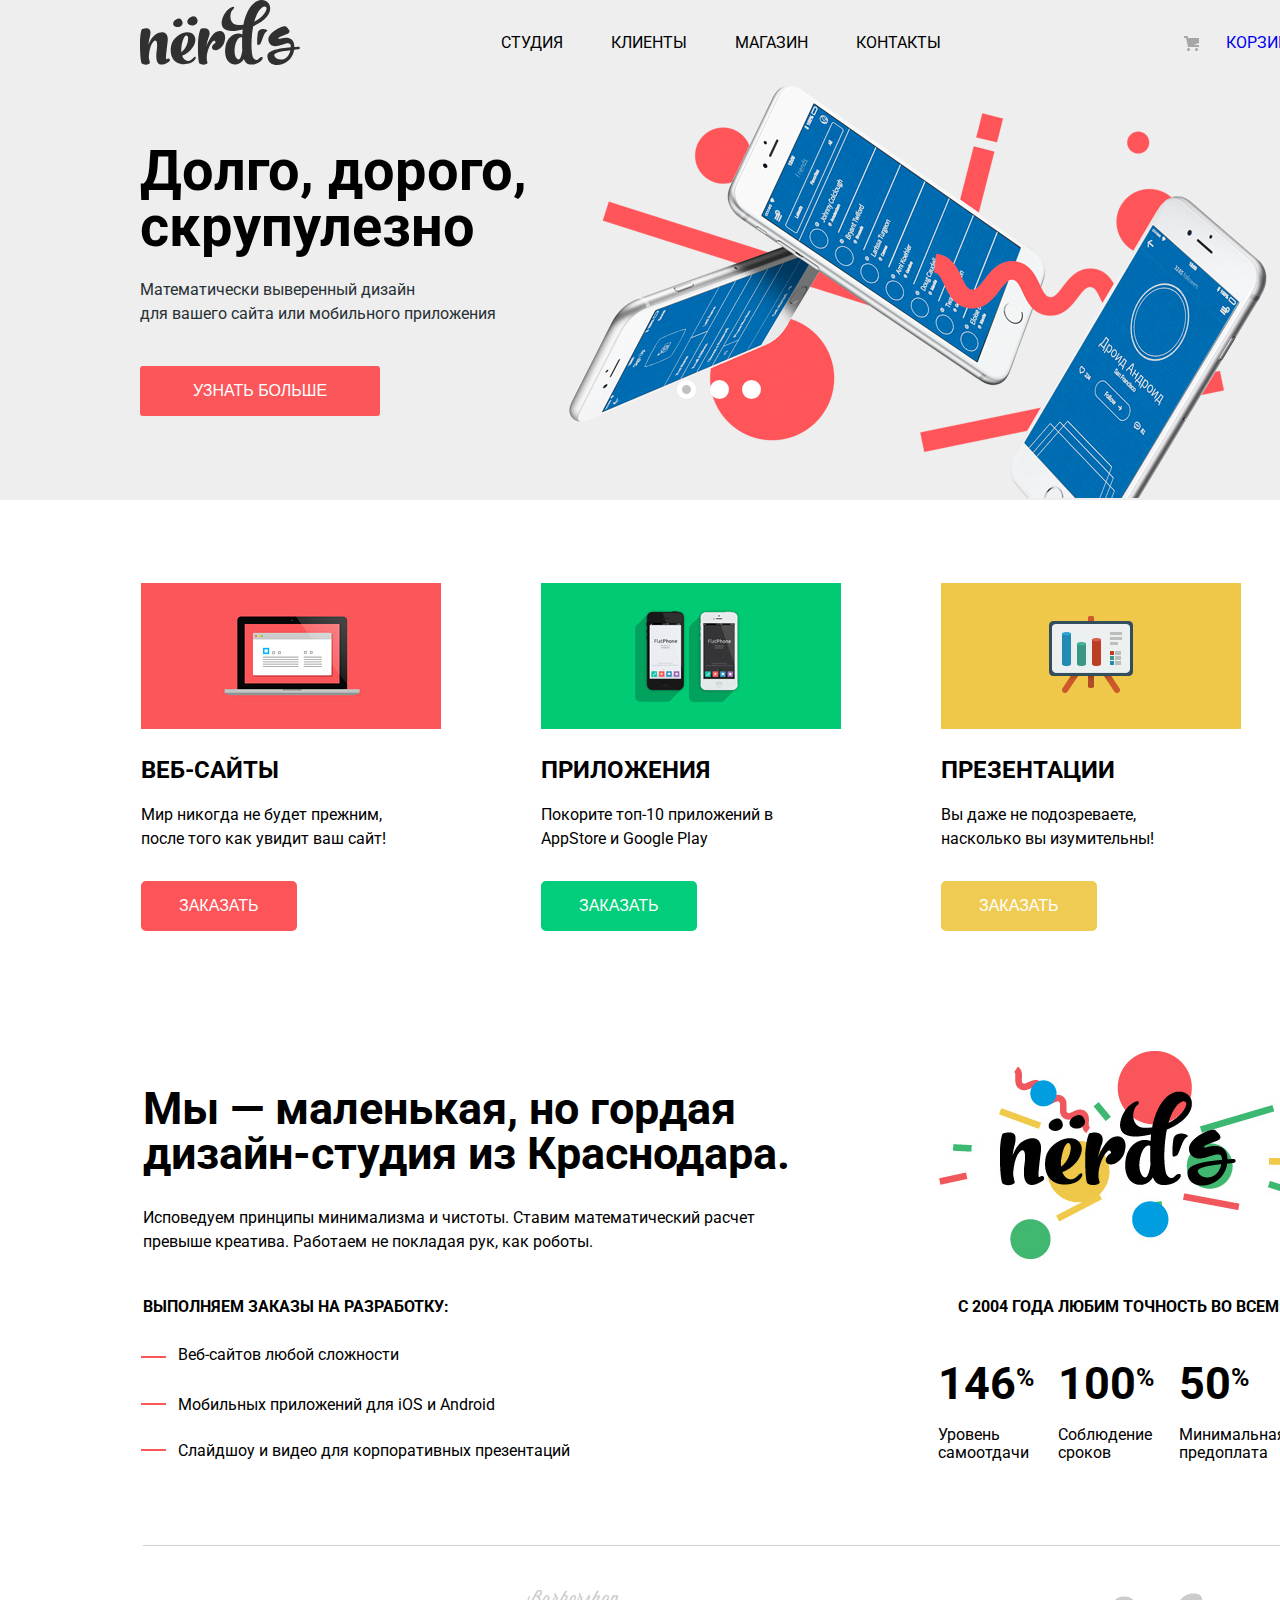
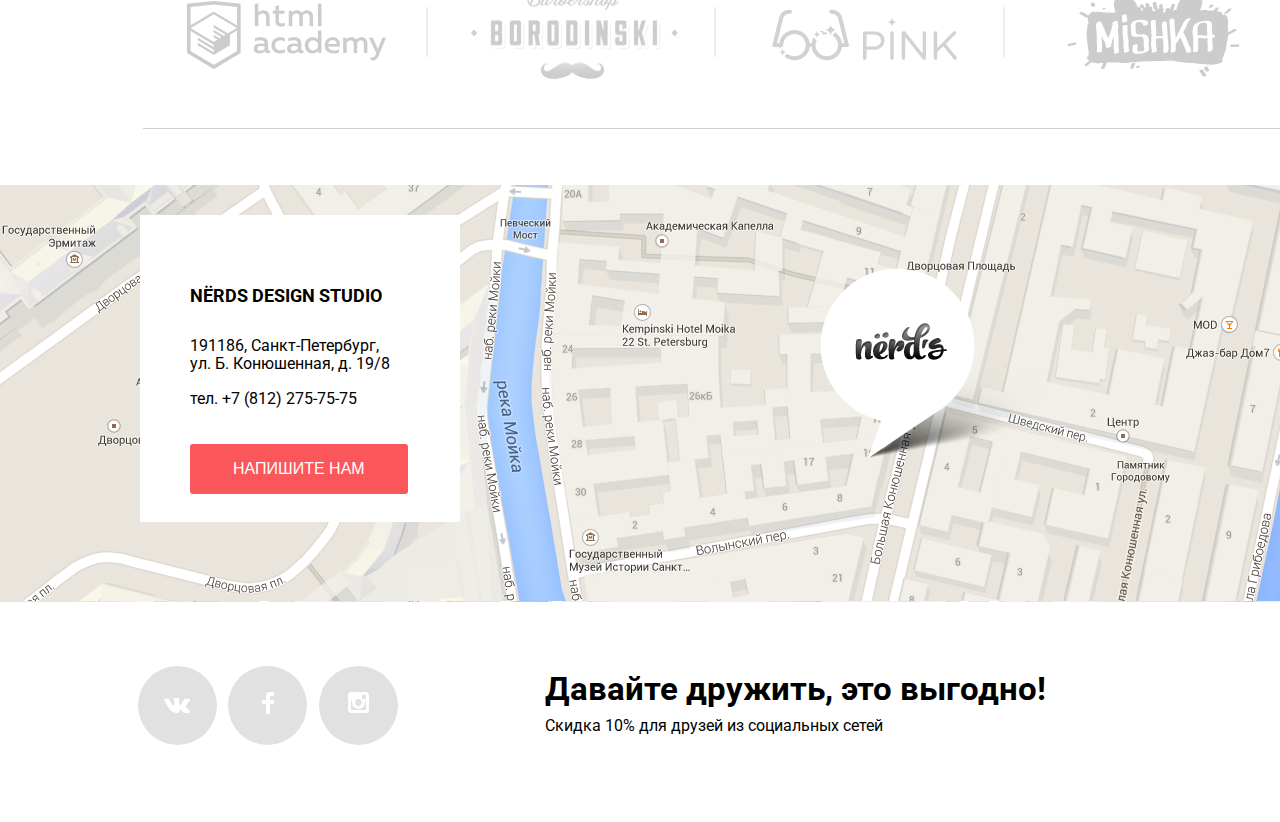
<file: index.html>
<!DOCTYPE html>
<html lang="ru">
<head>
  <meta charset="UTF-8">
  <title>Nerds</title>
  <link rel="stylesheet" href="css/normalize.css">
  <link rel="stylesheet" href="css/style.css">
  <link href="https://fonts.googleapis.com/css?family=Roboto&amp;subset=cyrillic,cyrillic-ext" rel="stylesheet">
</head>
<body>
<header class="main-header">
  <div class="header-inside">
    <nav class="main-navigation">
      <svg class="logo" xmlns="http://www.w3.org/2000/svg" width="160" height="65" viewBox="0 0 160 65">
        <path
          d="M157.936 49.374c-1.235.161-2.523.271-3.757.377v.056c-2.415 17.364-26.188 20.231-26.779 6.599-.269-6.167 11.593-7.95 23.398-9.088.429-11.09-15.901 5.667-21.608-4.601-5.019-9.025 14.632-17.938 16.728-16.102 6.438 5.636 3.404 6.618-1.379 8.335-9.49 3.41-5.791 4.107-4.511 3.726 7.569-2.253 14.366-1.04 14.312 8.317 1.288-.107 2.522-.163 3.757-.271 2.306-.215 2.467 2.435-.161 2.652zm-7.514.756c-9.124 1.028-17.013 2.436-16.153 5.355 1.716 5.573 13.577 6.818 16.153-5.355zM117.678 44.918c-.682-.037-.703-6.038.112-11.688 1.005-6.951 11.935-3.357 9.093-1.906-2.975 1.52-4.429 8.718-6.266 12.087-.635 1.161-2.605 1.526-2.939 1.507zM42.105 21.002c2.376 4.866-4.937 8.171-8.292 4.521-1.398-1.555-.755-4.56 2.636-6.193 1.697-.836 4.073-1.596 5.656 1.672zM57.062 18.861c2.585 5.297-5.38 8.896-9.031 4.922-1.522-1.695-.823-4.963 2.873-6.742 1.846-.911 4.432-1.736 6.158 1.82zM28.883 61.666c-7.919 5.338-14.219 4.159-12.212-10.848 1.45-10.904-.948-11.521-3.122-9.442-2.845 2.697-4.628 9.723-4.684 16.412a50.98 50.98 0 0 0 1.004 4.776c.334 1.63-4.907 3.315-7.974 1.011C.837 62.79 0 54.865 0 44.131c0-8.824 1.171-14.895 2.23-15.175 8.029-2.191 9.312 1.348 7.583 7.981a47.637 47.637 0 0 0-1.395 7.924c1.673-4.664 4.071-8.485 6.803-10.173 7.416-4.664 13.605-2.473 12.434 6.801-2.007 16.58-2.174 18.827-.39 17.535 2.231-1.574 3.68 1.238 1.618 2.642zM54.982 59.59c-2.175 3.484-7.806 5.171-13.216 4.552-7.75-.843-12.545-7.756-10.705-18.097 2.008-11.185 18.065-18.322 23.196-10.341 3.735 5.789-2.175 16.017-11.597 19.783l-.502.168c1.951 5.171 6.579 7.476 11.039 2.36 2.119-2.36 3.624-1.348 1.785 1.575zm-13.605-7.418c5.855-4.159 7.806-13.32 6.189-15.905-1.728-2.697-5.074 1.517-6.245 11.746-.111 1.461-.111 2.865.056 4.159zM83.091 44.992c-1.597 2.507-3.903 4.384-5.966 5.059-2.398.73-5.185.056-5.185-2.698 0-1.011.892-3.372 3.624-4.721-.168-1.911-1.394-2.417-2.286-1.686-3.345 2.586-7.417 12.25-6.356 19.221.055.168.055.337.055.506.168.617.335 1.237.558 1.854.557 1.574-4.907 3.316-7.973.956-1.059-.788-1.617-6.97-1.617-17.704 0-8.824 1.951-16.636 3.011-16.917 6.412-1.743 10.147 1.292 8.14 7.249-1.171 3.373-2.23 6.801-2.843 10.399 2.453-6.688 6.523-12.872 9.812-14.501 5.856-2.923 10.092.956 8.867 7.813-.056.11-.112.393-.112.449-.056.562-.566 2.302-.39 1.741-.516 1.645-.892 2.277-1.339 2.98z"/>
        <path
          d="M113.207 26.161a86.988 86.988 0 0 0-1.115 7.531c-1.059 10.06-.612 18.996.613 22.986.726 2.137 3.457 4.946 6.078 2.023 2.843-3.203 5.967-1.349 2.174 2.416-2.34 2.305-6.689 3.878-11.039 3.428-3.123-.393-5.018-2.415-6.134-5.505-.444.898-.947 1.685-1.56 2.302-2.119 2.193-4.685 3.43-7.974 3.092-6.637-.73-10.538-7.923-8.699-18.153 1.952-10.791 11.319-14.725 16.728-11.857.112-1.349.223-2.699.335-4.104.055-.281.055-.562.11-.843a96.962 96.962 0 0 1-4.962.956C73.787 34.423 82.04 14.864 87.894 9.75c6.636-5.733 7.36-1.855 5.297-.562-3.68 2.36-5.297 15.905 5.241 15.905 1.729 0 3.346-.112 4.962-.281C106.685 6.49 116.665-2.391 124.75.532c8.976 3.26 8.029 17.535-11.543 25.629zm-10.928 24.393c-.224-3.542-.224-7.532-.167-11.636 0-.506.056-1.011.056-1.461-3.346-1.518-6.635 3.653-7.473 10.792-.946 8.373 2.788 12.813 4.908 10.791 1.617-1.631 2.453-6.803 2.676-8.486zm24.086-43.165c-1.784-2.642-8.307.562-12.098 14.332 9.535-4.554 13.326-12.422 12.098-14.332z"/>
      </svg>
      <ul class="site-navigation">
        <li><a href="#">Студия</a></li>
        <li><a href="#">Клиенты</a></li>
        <li><a href="catalog.html">Магазин</a></li>
        <li><a href="#">Контакты</a></li>
      </ul>
      <ul class="user-navigation">
        <li><a href="#">Корзина</a></li>
      </ul>
    </nav>
    <div class="slider">
      <input type="radio" id="btn-1" class="btn-1" name="toggle" checked>
      <input type="radio" id="btn-2" class="btn-2" name="toggle">
      <input type="radio" id="btn-3" class="btn-3" name="toggle">
      <div class="slider-controls">
        <label for="btn-1"></label>
        <label for="btn-2"></label>
        <label for="btn-3"></label>
      </div>
      <div class="slides">
        <div class="slide">
          <div class="slide-text">
            <h3 class="slide-title-first">Долго, дорого, скрупулезно</h3>
            <p>Математически выверенный дизайн<br>для вашего сайта или мобильного приложения</p>
            <button type="button" class="read-more"><a href="#">Узнать больше</a></button>
          </div>
        </div>
        <div class="slide">
          <div class="slide-text">
            <h3 class="slide-title-second">Любим математику как никто другой</h3>
            <p>Никакого креатива, только математические формулы для расчета идельных пропорций</p>
            <button type="button" class="read-more"><a href="#">Узнать больше</a></button>
          </div>
        </div>
        <div class="slide">
          <div class="slide-text">
            <h3 class="slide-title-thrid">Только ночь, только хардкор</h3>
            <p>Работать днем, как все? Мы против этого.<br>Ближе к полуночи работа только начинается.</p>
            <button type="button" class="read-more">
              <a href="#">Узнать больше</a>
            </button>
          </div>
        </div>
      </div>
    </div>
  </div>
</header>
<main class="container">
  <section class="advantages">
    <ul class="advantages-items">
      <li>
        <img src="img/illustration-1.png" width="300" height="146" alt="Вебсайты">
        <h3>Веб-сайты</h3>
        <p>Мир никогда не будет прежним, после того как увидит ваш сайт!</p>
        <button type="button" class="rose-button">Заказать</button>
      </li>
      <li>
        <img src="img/illustration-2.png" width="300" height="146" alt="Приложения">
        <h3>Приложения</h3>
        <p>Покорите топ-10 приложений в AppStore и Google Play</p>
        <button type="button" class="green-button">Заказать</button>
      </li>
      <li>
        <img src="img/illustration-3.png" width="300" height="146" alt="Презентации">
        <h3>Презентации</h3>
        <p>Вы даже не подозреваете, насколько вы изумительны!</p>
        <button type="button" class="yellow-button">Заказать</button>
      </li>
    </ul>
  </section>
  <section class="about">
    <div class="about-us">
      <h2>Мы — маленькая, но гордая дизайн-студия из Краснодара.</h2>
      <p>Исповедуем принципы минимализма и чистоты. Ставим математический расчет превыше креатива. Работаем не покладая
        рук, как роботы.</p>
      <h3>Выполняем заказы на разработку:</h3>
      <p>Веб-сайтов любой сложности</p>
      <p>Мобильных приложений для iOS и Android</p>
      <p>Слайдшоу и видео для корпоративных презентаций</p>
    </div>
    <div class="conditions">
      <img src="img/nerds-illustration.png" width="360" height="208" alt="Логотип">
      <h3>С 2004 года любим точность во всем:</h3>
      <ul>
        <li>
          <span>146<sup>%</sup></span>
          <p>Уровень самоотдачи</p>
        </li>
        <li>
          <span>100<sup>%</sup></span>
          <p>Соблюдение сроков</p>
        </li>
        <li>
          <span>50<sup>%</sup></span>
          <p>Минимальная предоплата</p>
        </li>
      </ul>
    </div>
  </section>
  <section class="partners">
    <ul>
      <li><a href="https://htmlacademy.ru/intensive/htmlcss"><img src="img/logo-1.png" width="199" height="68"
                                                                  alt="HTML-академия"></a></li>
      <li><a href="#"><img src="img/logo-2.png" width="209" height="90" alt="Барбершоп Бородинский"></a></li>
      <li><a href="#"><img src="img/logo-3.png" width="185" height="52" alt="Магазин пинк"></a></li>
      <li><a href="#"><img src="img/logo-4.png" width="173" height="84" alt="Магазин Мишка"></a></li>
    </ul>
  </section>
  <section class="map">
    <div class="modal">
      <h3>Nёrds design studio</h3>
      <p>191186, Санкт-Петербург, ул. Б. Конюшенная, д. 19/8</p>
      <p>тел. +7 (812) 275-75-75</p>
      <button type="button" class="modal-btn">Напишите нам</button>
    </div>
    <img src="img/map-marker.png" width="231" height="190" alt="Метка на карте">
  </section>
  <footer class="main-footer">
    <ul>
      <li>
        <a href="#"></a>
        <span class="vissualy-hidden">Вконтакте</span>
        <svg xmlns="http://www.w3.org/2000/svg" width="26" height="15" viewBox="0 0 26 15">
          <path fill="#FFF"
                d="M16.138 11.51c.956-.309 2.18 2.04 3.483 2.939.978.681 1.727.534 1.727.534l3.473-.05s1.815-.112.957-1.554c-.071-.12-.503-1.069-2.585-3.022-2.177-2.043-1.882-1.712.739-5.244 1.597-2.153 2.236-3.468 2.036-4.028-.192-.539-1.365-.399-1.365-.399L20.69.713c-.381.001-.704.119-.851.515-.003.004-.621 1.666-1.445 3.079-1.741 2.989-2.436 3.148-2.724 2.961-.661-.433-.494-1.737-.494-2.664 0-2.897.432-4.105-.846-4.417-.427-.104-.739-.172-1.828-.182-1.392-.021-2.574 0-3.244.329-.445.223-.786.712-.579.74.26.035.843.16 1.155.586.401.552.389 1.789.389 1.789s.229 3.411-.54 3.834c-.528.29-1.25-.302-2.803-3.016-.793-1.388-1.392-2.922-1.392-2.922s-.116-.285-.326-.441c-.25-.185-.6-.244-.6-.244L.848.684S.29.7.085.946c-.182.218-.015.668-.015.668s2.909 6.881 6.203 10.347c3.02 3.182 6.452 2.971 6.452 2.971h1.555s.469-.054.709-.312c.224-.24.214-.691.214-.691s-.031-2.109.935-2.419z"/>
        </svg>
        </a>
      </li>
      <li>
        <a href="#">
          <span class="vissualy-hidden">Фейсбук</span>
          <svg xmlns="http://www.w3.org/2000/svg" width="12" height="22" viewBox="0 0 12 22">
            <path fill="#FFF" d="M12 4V0H8a4 4 0 0 0-4 4v4H0v4h4v10h4V12h4V8H8V4h4z"/>
          </svg>
        </a>
      </li>
      <li>
        <a href="#">
          <span class="vissualy-hidden">Инстаграм</span>
          <svg xmlns="http://www.w3.org/2000/svg" width="21" height="21" viewBox="0 0 21 21">
            <path fill="#FFF"
                  d="M18 0H3C1.35 0 0 1.35 0 3v15c0 1.65 1.35 3 3 3h15c1.65 0 3-1.35 3-3V3c0-1.65-1.35-3-3-3zm-7.5 7c1.93 0 3.5 1.57 3.5 3.5S12.43 14 10.5 14 7 12.43 7 10.5 8.57 7 10.5 7zM18 18H3V9h1.181A6.504 6.504 0 0 0 4 10.5a6.5 6.5 0 1 0 13 0 6.45 6.45 0 0 0-.181-1.5H18v9zm0-11h-4V3h4v4z"/>
          </svg>
        </a>
      </li>
    </ul>
    <div class="discount">
      <span>Давайте дружить, это выгодно!</span>
      <p>Скидка 10% для друзей из социальных сетей</p>
    </div>
  </footer>
</main>
</body>
</html>
</file>
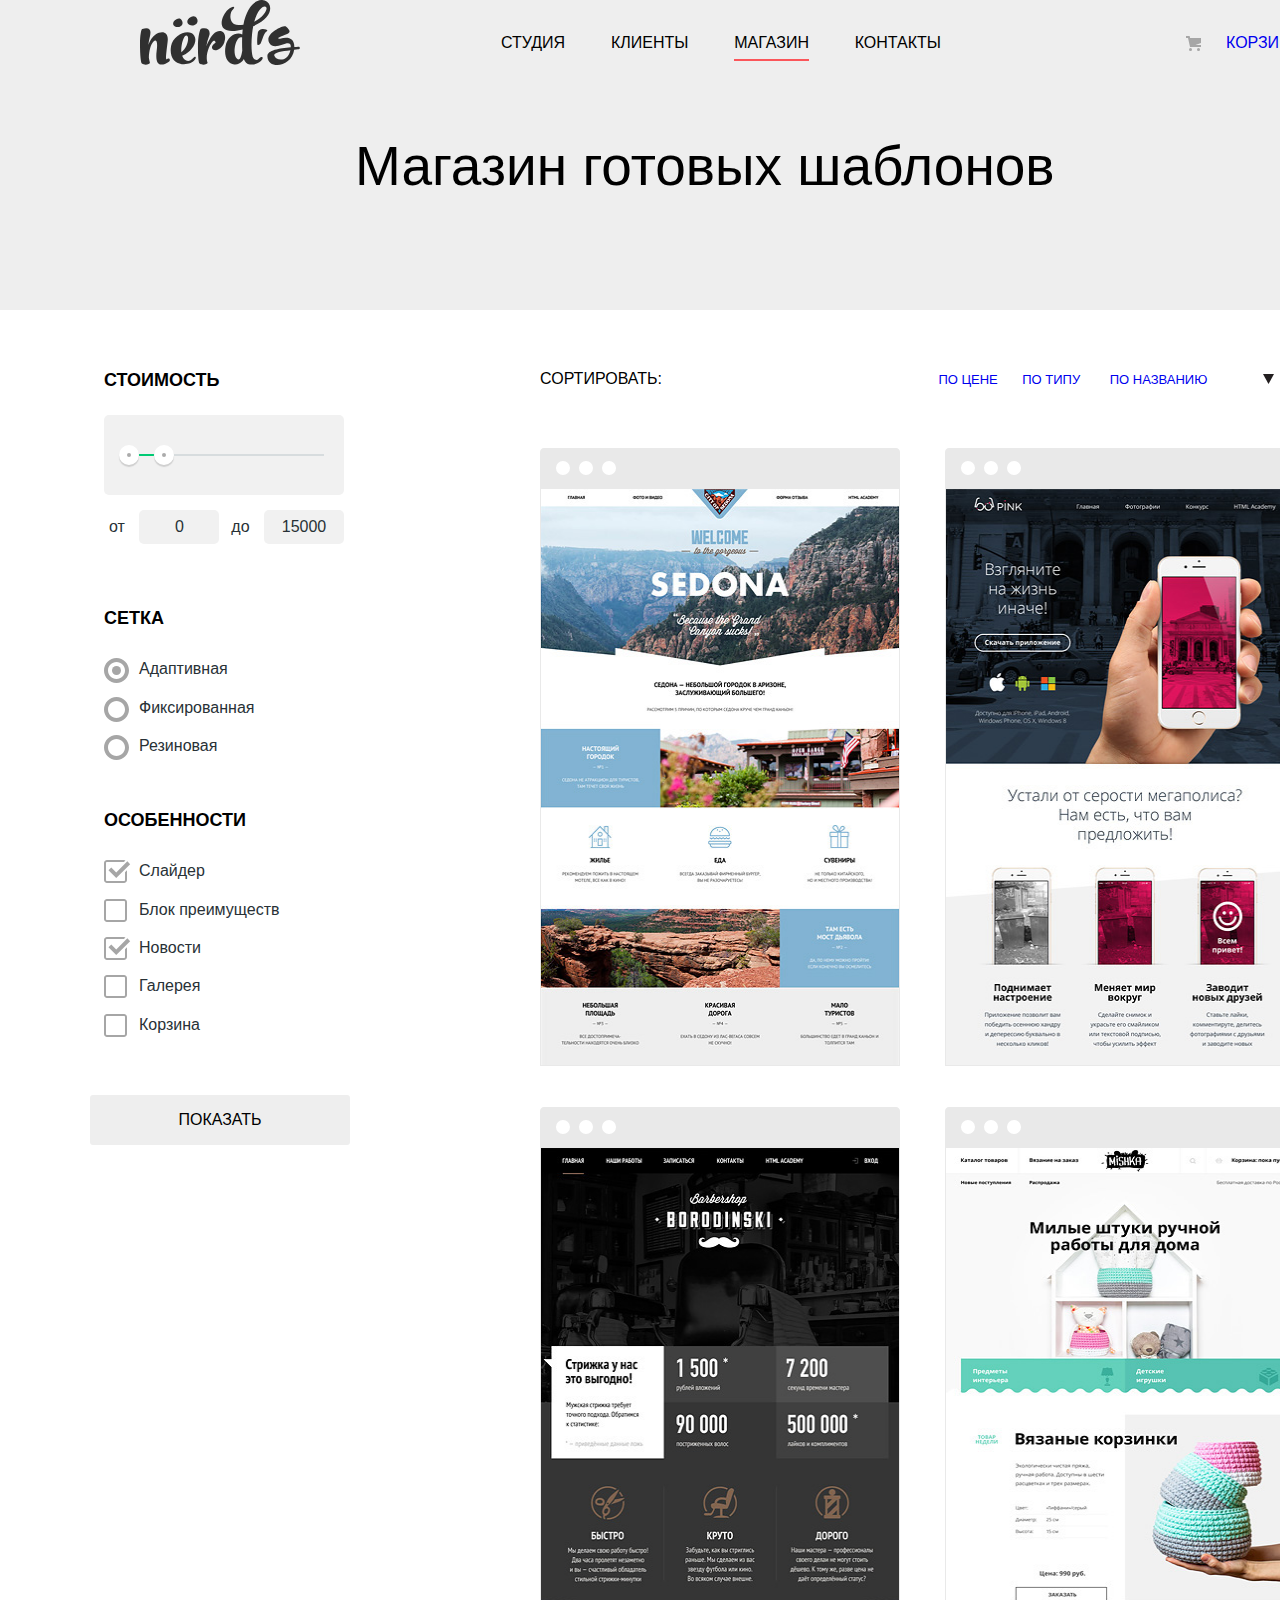
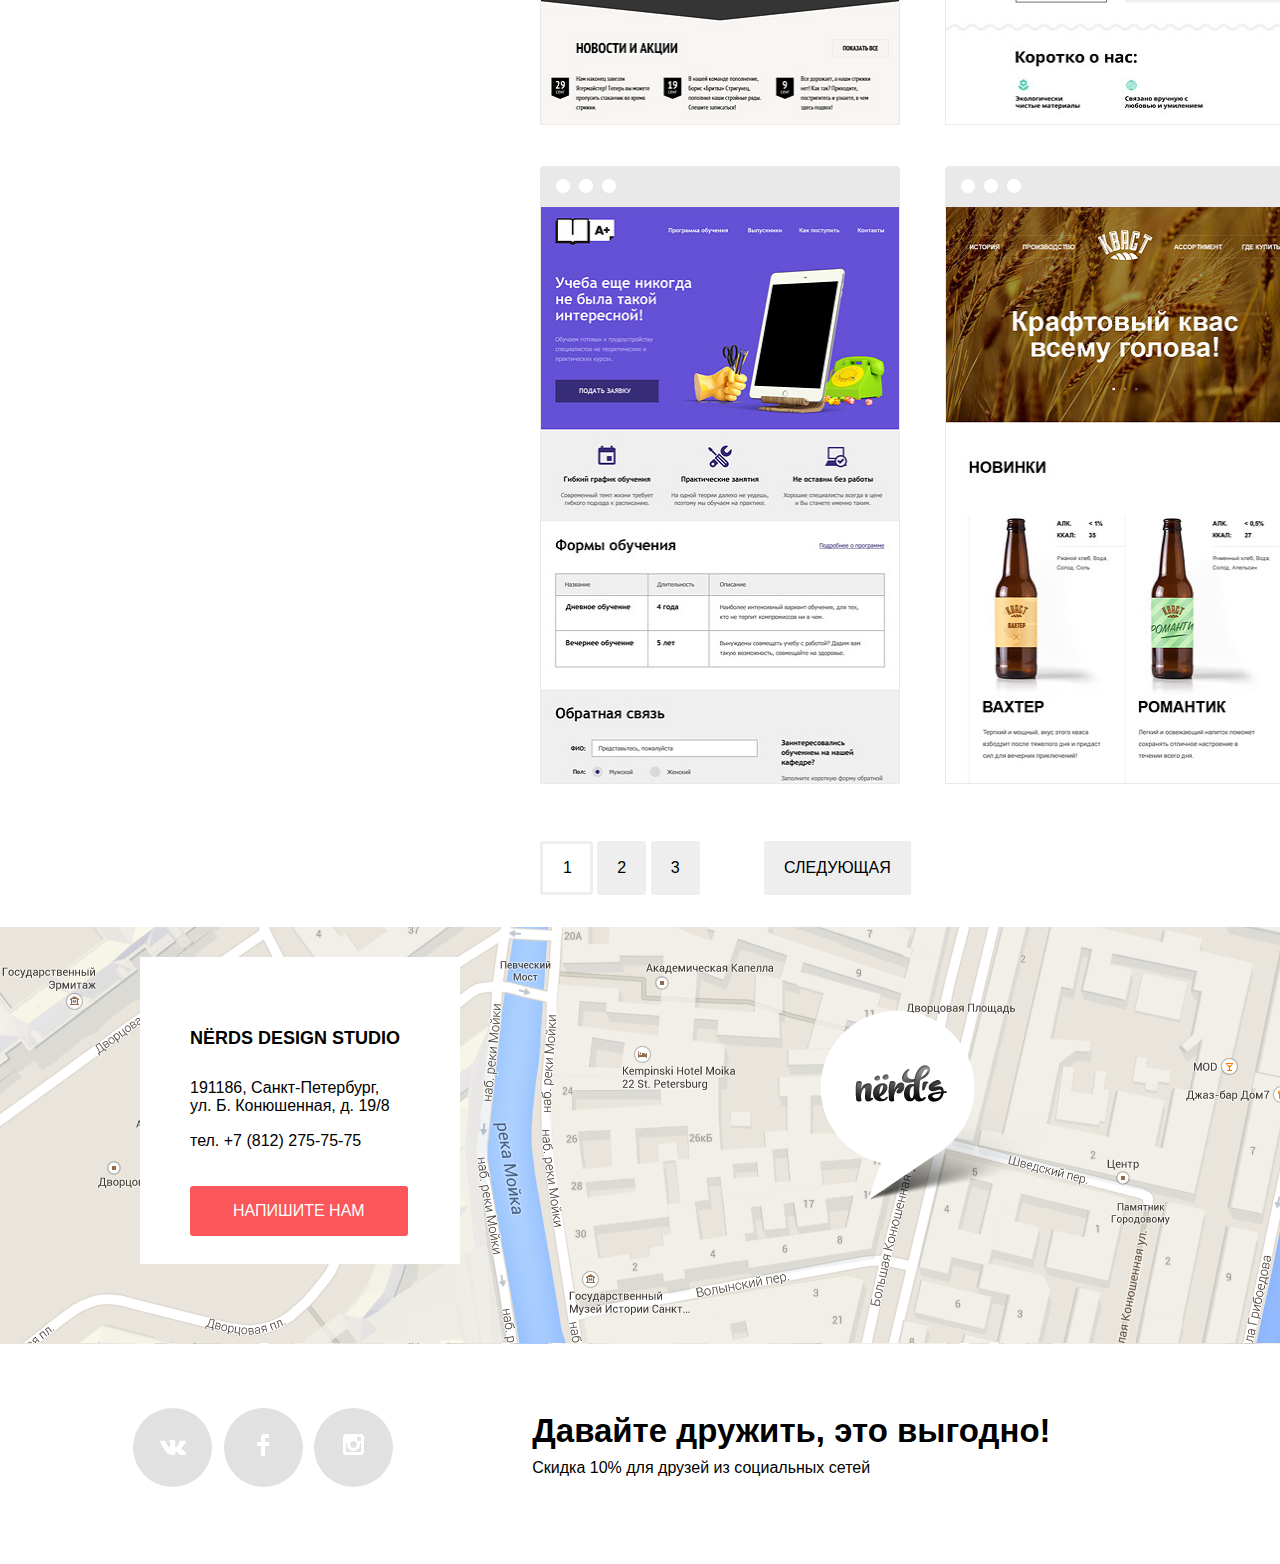
<file: catalog.html>
<!DOCTYPE html>
<html lang="ru">
<head>
  <meta charset="UTF-8">
  <title>Магазин Nerds</title>
  <link rel="stylesheet" href="css/normalize.css">
  <link rel="stylesheet" href="css/style.css">
</head>
<body>
<header class="main-header main-header-catalog">
  <div class="header-inside">
    <nav class="main-navigation">
      <a href="index.html">
        <svg class="logo" xmlns="http://www.w3.org/2000/svg" width="160" height="65" viewBox="0 0 160 65">
          <path
            d="M157.936 49.374c-1.235.161-2.523.271-3.757.377v.056c-2.415 17.364-26.188 20.231-26.779 6.599-.269-6.167 11.593-7.95 23.398-9.088.429-11.09-15.901 5.667-21.608-4.601-5.019-9.025 14.632-17.938 16.728-16.102 6.438 5.636 3.404 6.618-1.379 8.335-9.49 3.41-5.791 4.107-4.511 3.726 7.569-2.253 14.366-1.04 14.312 8.317 1.288-.107 2.522-.163 3.757-.271 2.306-.215 2.467 2.435-.161 2.652zm-7.514.756c-9.124 1.028-17.013 2.436-16.153 5.355 1.716 5.573 13.577 6.818 16.153-5.355zM117.678 44.918c-.682-.037-.703-6.038.112-11.688 1.005-6.951 11.935-3.357 9.093-1.906-2.975 1.52-4.429 8.718-6.266 12.087-.635 1.161-2.605 1.526-2.939 1.507zM42.105 21.002c2.376 4.866-4.937 8.171-8.292 4.521-1.398-1.555-.755-4.56 2.636-6.193 1.697-.836 4.073-1.596 5.656 1.672zM57.062 18.861c2.585 5.297-5.38 8.896-9.031 4.922-1.522-1.695-.823-4.963 2.873-6.742 1.846-.911 4.432-1.736 6.158 1.82zM28.883 61.666c-7.919 5.338-14.219 4.159-12.212-10.848 1.45-10.904-.948-11.521-3.122-9.442-2.845 2.697-4.628 9.723-4.684 16.412a50.98 50.98 0 0 0 1.004 4.776c.334 1.63-4.907 3.315-7.974 1.011C.837 62.79 0 54.865 0 44.131c0-8.824 1.171-14.895 2.23-15.175 8.029-2.191 9.312 1.348 7.583 7.981a47.637 47.637 0 0 0-1.395 7.924c1.673-4.664 4.071-8.485 6.803-10.173 7.416-4.664 13.605-2.473 12.434 6.801-2.007 16.58-2.174 18.827-.39 17.535 2.231-1.574 3.68 1.238 1.618 2.642zM54.982 59.59c-2.175 3.484-7.806 5.171-13.216 4.552-7.75-.843-12.545-7.756-10.705-18.097 2.008-11.185 18.065-18.322 23.196-10.341 3.735 5.789-2.175 16.017-11.597 19.783l-.502.168c1.951 5.171 6.579 7.476 11.039 2.36 2.119-2.36 3.624-1.348 1.785 1.575zm-13.605-7.418c5.855-4.159 7.806-13.32 6.189-15.905-1.728-2.697-5.074 1.517-6.245 11.746-.111 1.461-.111 2.865.056 4.159zM83.091 44.992c-1.597 2.507-3.903 4.384-5.966 5.059-2.398.73-5.185.056-5.185-2.698 0-1.011.892-3.372 3.624-4.721-.168-1.911-1.394-2.417-2.286-1.686-3.345 2.586-7.417 12.25-6.356 19.221.055.168.055.337.055.506.168.617.335 1.237.558 1.854.557 1.574-4.907 3.316-7.973.956-1.059-.788-1.617-6.97-1.617-17.704 0-8.824 1.951-16.636 3.011-16.917 6.412-1.743 10.147 1.292 8.14 7.249-1.171 3.373-2.23 6.801-2.843 10.399 2.453-6.688 6.523-12.872 9.812-14.501 5.856-2.923 10.092.956 8.867 7.813-.056.11-.112.393-.112.449-.056.562-.566 2.302-.39 1.741-.516 1.645-.892 2.277-1.339 2.98z"/>
          <path
            d="M113.207 26.161a86.988 86.988 0 0 0-1.115 7.531c-1.059 10.06-.612 18.996.613 22.986.726 2.137 3.457 4.946 6.078 2.023 2.843-3.203 5.967-1.349 2.174 2.416-2.34 2.305-6.689 3.878-11.039 3.428-3.123-.393-5.018-2.415-6.134-5.505-.444.898-.947 1.685-1.56 2.302-2.119 2.193-4.685 3.43-7.974 3.092-6.637-.73-10.538-7.923-8.699-18.153 1.952-10.791 11.319-14.725 16.728-11.857.112-1.349.223-2.699.335-4.104.055-.281.055-.562.11-.843a96.962 96.962 0 0 1-4.962.956C73.787 34.423 82.04 14.864 87.894 9.75c6.636-5.733 7.36-1.855 5.297-.562-3.68 2.36-5.297 15.905 5.241 15.905 1.729 0 3.346-.112 4.962-.281C106.685 6.49 116.665-2.391 124.75.532c8.976 3.26 8.029 17.535-11.543 25.629zm-10.928 24.393c-.224-3.542-.224-7.532-.167-11.636 0-.506.056-1.011.056-1.461-3.346-1.518-6.635 3.653-7.473 10.792-.946 8.373 2.788 12.813 4.908 10.791 1.617-1.631 2.453-6.803 2.676-8.486zm24.086-43.165c-1.784-2.642-8.307.562-12.098 14.332 9.535-4.554 13.326-12.422 12.098-14.332z"/>
        </svg>
      </a>
      <ul class="site-navigation">
        <li><a href="#">Студия</a></li>
        <li><a href="#">Клиенты</a></li>
        <li><a href="catalog.html" class="site-navigation-current">Магазин</a></li>
        <li><a href="#">Контакты</a></li>
      </ul>

      <ul class="user-navigation">
        <li><a href="#">Корзина</a></li>
      </ul>
    </nav>
    <span class="our-shop"> Магазин готовых шаблонов</span>
  </div>
</header>
<main class="container shop-container">
  <div class="filters">
    <form method="get">
      <fieldset class="price-filter">
         
        <legend>Стоимость</legend>
        <div class="range-filter">
          <div class="range-controls">
            <div class="scale">
              <div class="bar"></div>
            </div>
            <div class="toggle toggle-min"></div>
            <div class="toggle togle-max"></div>
          </div>
          <div class="price-controls">
            <label class="min-price">от <input name="min-price" type="text" value="0"></label>
            <label class="max-price">до <input name="max-price" type="text" value="15000"></label>
          </div>
        </div>
      </fieldset>
      <fieldset>
        <legend>Сетка</legend>
        <ul>
          <li><input class="vissualy-hidden" type="radio" id="adaptive" checked> <label
            for="adaptive">Адаптивная</label></li>
          <li><input class="vissualy-hidden" type="radio" id="fixed"><label for="fixed">Фиксированная</label></li>
          <li><input class="vissualy-hidden" type="radio"id="responsive"><label for="responsive">Резиновая</label></li>
        </ul>
      </fieldset>
      <fieldset>
        <legend>Особенности</legend>
        <ul>
          <li><input class="vissualy-hidden" type="checkbox" id="slider" checked><label for="slider">Слайдер</label>
          </li>
          <li><input class="vissualy-hidden" type="checkbox" id="advantages"><label for="advantages">Блок
            преимуществ</label></li>
          <li><input class="vissualy-hidden" type="checkbox" id="news" checked><label for="news">Новости</label></li>
          <li><input class="vissualy-hidden" type="checkbox" id="gallery"><label for="gallery">Галерея</label></li>
          <li><input class="vissualy-hidden" type="checkbox" id="cart"><label for="cart">Корзина</label></li>
        </ul>
      </fieldset>
      <button type="submit">Показать</button>
    </form>
  </div>
  <section class="portfolio">
    <h2 class="vissualy-hidden">Навигация по поиску работ,сортировка по цене, типу, названию</h2>
    <div class="search-navigation">
      <ul class="search-navigation-list">
        <li>
          <span class="sorting" href="#">Сортировать:</span>
        </li>
        <li class="search-navigation-current">
          <a href="#">По цене</a>
        </li>
        <li>
          <a href="#">По типу</a>
        </li>
        <li>
          <a href="#">По названию</a>
        </li>
      </ul>
      <div class="up-down-buttons">
        <a href="#">
          <span class="vissualy-hidden">стрелка сортировки "вниз"</span>
          <svg xmlns="http://www.w3.org/2000/svg" width="11" height="10" viewBox="0 0 11 10">
            <path fill="#231F20" d="M5.5 10L0 0h11"/>
          </svg>
        </a>
        <a href="#">

          <span class="vissualy-hidden">стрелка сортировки "вверх"</span>
          <svg xmlns="http://www.w3.org/2000/svg" width="11" height="10" viewBox="0 0 11 10">
            <path fill="#a6a6a6" d="M5.5 0L0 10h11z"/>
          </svg>
        </a>
      </div>
    </div>
    <div class="portfolio-examples">
      <article>
        <svg xmlns="http://www.w3.org/2000/svg" width="360" height="40" viewBox="0 0 360 40">
          <path fill="#e9e9e9"
                d="M356 0H4C1.8 0 0 1.8 0 4v36h360V4c0-2.2-1.8-4-4-4zM22.991 27a7 7 0 1 1 0-14 7 7 0 0 1 0 14zm23.011 0a7 7 0 1 1 0-14 7 7 0 0 1 0 14zm23.011 0a7 7 0 1 1 0-14 7 7 0 0 1 0 14z"/>
        </svg>
        <img src="img/sedona.jpg" width="358" height="576" alt="Проект Седона">
        <div class="price-block">
          <h4>Sedona</h4>
          <p>Информационный сайт для туристов</p>
          <button type="button">9 990 руб.</button>
        </div>
      </article>
      <article>
        <svg xmlns="http://www.w3.org/2000/svg" width="360" height="40" viewBox="0 0 360 40">
          <path fill="#e9e9e9"
                d="M356 0H4C1.8 0 0 1.8 0 4v36h360V4c0-2.2-1.8-4-4-4zM22.991 27a7 7 0 1 1 0-14 7 7 0 0 1 0 14zm23.011 0a7 7 0 1 1 0-14 7 7 0 0 1 0 14zm23.011 0a7 7 0 1 1 0-14 7 7 0 0 1 0 14z"/>
        </svg>
        <img src="img/pink.jpg" width="358" height="576" alt="Проект Пинк">
        <div class="price-block">
          <h4>Pink</h4>
          <p>Продуктивный лендинг приложения для iOS и Android</p>
          <button type="button">9 990 руб.</button>
        </div>
      </article>
      <article>
        <svg xmlns="http://www.w3.org/2000/svg" width="360" height="40" viewBox="0 0 360 40">
          <path fill="#e9e9e9"
                d="M356 0H4C1.8 0 0 1.8 0 4v36h360V4c0-2.2-1.8-4-4-4zM22.991 27a7 7 0 1 1 0-14 7 7 0 0 1 0 14zm23.011 0a7 7 0 1 1 0-14 7 7 0 0 1 0 14zm23.011 0a7 7 0 1 1 0-14 7 7 0 0 1 0 14z"/>
        </svg>
        <img src="img/barbershop.jpg" width="358" height="576" alt="Проект Бородинский">
        <div class="price-block">
          <h4>Бородинский</h4>
          <p>Информационный сайт для барбершопа</p>
          <button type="button">6 990 руб.</button>
        </div>
      </article>
      <article>
        <svg xmlns="http://www.w3.org/2000/svg" width="360" height="40" viewBox="0 0 360 40">
          <path fill="#e9e9e9"
                d="M356 0H4C1.8 0 0 1.8 0 4v36h360V4c0-2.2-1.8-4-4-4zM22.991 27a7 7 0 1 1 0-14 7 7 0 0 1 0 14zm23.011 0a7 7 0 1 1 0-14 7 7 0 0 1 0 14zm23.011 0a7 7 0 1 1 0-14 7 7 0 0 1 0 14z"/>
        </svg>
        <img src="img/mishka.jpg" width="358" height="576" alt="Проект Мишка">
        <div class="price-block">
          <h4>Мишка</h4>
          <p>Сайт для магазина вязаных аксесуаров</p>
          <button type="button">12 990 руб.</button>
        </div>
      </article>
      <article>
        <svg xmlns="http://www.w3.org/2000/svg" width="360" height="40" viewBox="0 0 360 40">
          <path fill="#e9e9e9"
                d="M356 0H4C1.8 0 0 1.8 0 4v36h360V4c0-2.2-1.8-4-4-4zM22.991 27a7 7 0 1 1 0-14 7 7 0 0 1 0 14zm23.011 0a7 7 0 1 1 0-14 7 7 0 0 1 0 14zm23.011 0a7 7 0 1 1 0-14 7 7 0 0 1 0 14z"/>
        </svg>
        <img src="img/aplus-2.jpg" width="358" height="576" alt="Обучение">
        <div class="price-block">
          <h4>HTML-академия</h4>
          <p>Информационный сайт для студентов</p>
          <button type="button">2 990 руб.</button>
        </div>
      </article>
      <article>
        <svg xmlns="http://www.w3.org/2000/svg" width="360" height="40" viewBox="0 0 360 40">
          <path fill="#e9e9e9"
                d="M356 0H4C1.8 0 0 1.8 0 4v36h360V4c0-2.2-1.8-4-4-4zM22.991 27a7 7 0 1 1 0-14 7 7 0 0 1 0 14zm23.011 0a7 7 0 1 1 0-14 7 7 0 0 1 0 14zm23.011 0a7 7 0 1 1 0-14 7 7 0 0 1 0 14z"/>
        </svg>
        <img src="img/kvast.jpg" width="358" height="576" alt="Проект Кваст">
        <div class="price-block">
          <h4>Кваст</h4>
          <p>Сайт производителя крафтового кваса</p>
          <button type="button">5 990 руб.</button>
        </div>
      </article>
    </div>
    <div class="pagination">
      <ul>
        <li>
          <button type="button" class="pagination-current">1</button>
        </li>
        <li>
          <button type="button">2</button>
        </li>
        <li>
          <button type="button">3</button>
        </li>
        <li>
          <button type="button" class="next">Следующая</button>
        </li>
      </ul>
    </div>
  </section>
  <section class="map">
    <div class="modal">
      <h3>Nёrds design studio</h3>
      <p>191186, Санкт-Петербург, ул. Б. Конюшенная, д. 19/8</p>
      <p>тел. +7 (812) 275-75-75</p>
      <button type="btn" class="modal-btn">Напишите нам</button>
    </div>
    <img src="img/map-marker.png" width="231" height="190" alt="Метка на карте">
  </section>
</main>
<footer class="main-footer">
  <ul>
    <li>
      <a href="#"></a>
      <span class="vissualy-hidden">Вконтакте</span>
      <svg xmlns="http://www.w3.org/2000/svg" width="26" height="15" viewBox="0 0 26 15">
        <path fill="#FFF"
              d="M16.138 11.51c.956-.309 2.18 2.04 3.483 2.939.978.681 1.727.534 1.727.534l3.473-.05s1.815-.112.957-1.554c-.071-.12-.503-1.069-2.585-3.022-2.177-2.043-1.882-1.712.739-5.244 1.597-2.153 2.236-3.468 2.036-4.028-.192-.539-1.365-.399-1.365-.399L20.69.713c-.381.001-.704.119-.851.515-.003.004-.621 1.666-1.445 3.079-1.741 2.989-2.436 3.148-2.724 2.961-.661-.433-.494-1.737-.494-2.664 0-2.897.432-4.105-.846-4.417-.427-.104-.739-.172-1.828-.182-1.392-.021-2.574 0-3.244.329-.445.223-.786.712-.579.74.26.035.843.16 1.155.586.401.552.389 1.789.389 1.789s.229 3.411-.54 3.834c-.528.29-1.25-.302-2.803-3.016-.793-1.388-1.392-2.922-1.392-2.922s-.116-.285-.326-.441c-.25-.185-.6-.244-.6-.244L.848.684S.29.7.085.946c-.182.218-.015.668-.015.668s2.909 6.881 6.203 10.347c3.02 3.182 6.452 2.971 6.452 2.971h1.555s.469-.054.709-.312c.224-.24.214-.691.214-.691s-.031-2.109.935-2.419z"/>
      </svg>
      </a>
    </li>
    <li>
      <a href="#">
        <span class="vissualy-hidden">Фейсбук</span>
        <svg xmlns="http://www.w3.org/2000/svg" width="12" height="22" viewBox="0 0 12 22">
          <path fill="#FFF" d="M12 4V0H8a4 4 0 0 0-4 4v4H0v4h4v10h4V12h4V8H8V4h4z"/>
        </svg>
      </a>
    </li>
    <li>
      <a href="#">
        <span class="vissualy-hidden">Инстаграм</span>
        <svg xmlns="http://www.w3.org/2000/svg" width="21" height="21" viewBox="0 0 21 21">
          <path fill="#FFF"
                d="M18 0H3C1.35 0 0 1.35 0 3v15c0 1.65 1.35 3 3 3h15c1.65 0 3-1.35 3-3V3c0-1.65-1.35-3-3-3zm-7.5 7c1.93 0 3.5 1.57 3.5 3.5S12.43 14 10.5 14 7 12.43 7 10.5 8.57 7 10.5 7zM18 18H3V9h1.181A6.504 6.504 0 0 0 4 10.5a6.5 6.5 0 1 0 13 0 6.45 6.45 0 0 0-.181-1.5H18v9zm0-11h-4V3h4v4z"/>
        </svg>
      </a>
    </li>
  </ul>
  <div class="discount">
    <span>Давайте дружить, это выгодно!</span>
    <p>Скидка 10% для друзей из социальных сетей</p>
  </div>
</footer>
</body>
</html>
</file>
<file: css/style.css>
body {
    font-family: 'Roboto', 'Arial',  sans-serif;
}
.vissualy-hidden {
    display: none;
}

.main-header {
    min-width: 1440px;
    height: 500px;

    background-color: #eee;
}
.main-header .our-shop {
    display: block;
    padding-top: 70px;
    padding-left: 355px;

    font-size: 55px;
    font-weight: normal;
}
.header-inside {
    width: 1440px;
    height: 495px;
    margin: 0 auto;

    background-color: #eee;
}
.main-navigation {
    display: -webkit-box;
    display: -ms-flexbox;
    display: flex;
        flex-direction: row;
    height: 65px;

    font-size: 16px;

    text-transform: uppercase;

    -webkit-box-orient: horizontal;
    -webkit-box-direction: normal;
    -ms-flex-direction: row;
    -ms-flex-wrap: wrap;
    flex-wrap: wrap;
}
.logo {
    padding-left: 140px;
}
.logo:hover path {
    fill: #303030;
}
.logo:active path {
    fill: #a6a6a6;
}
.main-navigation a:visited {
    color: black;
}
.site-navigation {
    display: -webkit-box;
    display: -ms-flexbox;
    display: flex;
    flex-direction: row;
    width: 440px;
    padding-top: 18px;
    padding-left: 201px;

    -webkit-box-orient: horizontal;
    -webkit-box-direction: normal;
    -ms-flex-direction: row;
    -webkit-box-pack: justify;
    -ms-flex-pack: justify;
    justify-content: space-between;
}
.site-navigation-current {
    padding-bottom: 8px;

    border-bottom: 2px solid #fb565a;
}
.site-navigation a {
    text-decoration: none;

    color: black;
}
.site-navigation a:hover,
.site-navigation a:focus {
    cursor: pointer;

    color: #fb565a;
}
.site-navigation a:active {
    cursor: pointer;

    color: #a6a6a6;
}
.site-navigation,
.user-navigation {
    display: -webkit-box;
    display: -ms-flexbox;
    display: flex;
    flex-direction: row;

    list-style-type: none;

    -webkit-box-orient: horizontal;
    -webkit-box-direction: normal;
    -ms-flex-direction: row;
    -ms-flex-wrap: wrap;
    flex-wrap: wrap;
}
.user-navigation {
    position: relative;

    padding-top: 18px;
    padding-left: 285px;
}
.user-navigation a:hover,
.user-navigation:focus {
    cursor: pointer;

    color: #fb565a;
}
.user-navigation a:active {
    cursor: pointer;

    color: #a6a6a6;
}
.user-navigation a {
    text-decoration: none;
}

.user-navigation:before {
    position: absolute;
    top: 20px;
    right: 100px;

    width: 15px;
    height: 15px;

    content: '';

    background-image: url(../img/cart-icon.svg);
    background-repeat: no-repeat;
}
.slider {
    position: relative;

    width: 1170px;
    height: 413px;
    margin: 0 auto;

    font-family: 'Roboto', 'Arial',  sans-serif;
}
.slider-controls {
    position: absolute;
    z-index: 1000;
    bottom: 80px;
    left: 49.5%;

    display: -webkit-box;
    display: -ms-flexbox;
    display: flex;
        flex-direction: row;
    width: 90px;
    height: 18px;
    margin-left: -40px;

    text-align: center;

    -webkit-box-orient: horizontal;
    -webkit-box-direction: normal;
    -ms-flex-direction: row;
    -webkit-box-pack: justify;
    -ms-flex-pack: justify;
    justify-content: space-between;
}
.slider-controls label {
    display: inline-block;
    width: 9px;
    height: 9px;
    margin: 0 3px;

    cursor: pointer;
    vertical-align: top;

    border: 5px solid white;
    border-radius: 50%;
    background: white;
}
.btn-1:checked ~ .slider-controls label[for='btn-1'],
.btn-2:checked ~ .slider-controls label[for='btn-2'],
.btn-3:checked ~ .slider-controls label[for='btn-3'] {
    background: #c1c1c1;
}
.slider input,
.slider input,
.slider input {
    position: absolute;

    opacity: 0;
}
.slide {
    top: 0;
    left: 0;

    overflow: hidden;
    width: 1170px;
    height: 433px;
    margin-top: 0;

    background-color: #eee;
}
.slide-text {
    width: 380px;
    height: 335px;
    margin-bottom: 35px;
    padding: 30px 0 30px 5px;

    line-height: 1.5;

    color: #283136;
}
.slide-text p {
    width: 410px;
    margin-bottom: 40px;
}
.slide-title-first {
    width: 400px;
    height: 115px;
    margin-top: 48px;
    margin-bottom: 20px;

    font-size: 56px;
    font-weight: bold;
    line-height: 1;

    color: black;
}
.slide-title-second {
    width: 520px;
    height: 115px;
    margin-top: 48px;
    margin-bottom: 20px;

    font-size: 56px;
    font-weight: bold;
    line-height: 1;

    color: black;
}
.slide-title-thrid {
    width: 520px;
    height: 115px;
    margin-top: 48px;
    margin-bottom: 20px;

    font-size: 56px;
    font-weight: bold;
    line-height: 1;

    color: black;
}
.slide .read-more {
    width: 240px;
    padding: 16px 0;

    text-align: center;
    text-transform: uppercase;

    border: none;
    border-radius: 3px;
    outline: none;
    background-color: #fb565a;
}
.read-more a {
    text-decoration: none;

    color: white;
}
.read-more:hover,
.read-more:focus {
    cursor: pointer;

    background-color: #e74146;
}
.read-more:active {
    color: #e06266;
    background-color: #d7363b;
}
.slide:nth-child(1) {
    background-image: url(../img/slide-1.png);
    background-repeat: no-repeat;
    background-position: 92% 20px;
}
.slide:nth-child(2) {
    background-image: url(../img/slide-2.png);
    background-repeat: no-repeat;
    background-position: 100% 10px;
}
.slide:nth-child(3) {
    background-image: url(../img/slide-3.png);
    background-repeat: no-repeat;
    background-position: 100% 10px;
}
.slide {
    display: none;
}
.btn-1:checked ~ .slides .slide:nth-child(1) {
    display: block;
}
.btn-2:checked ~ .slides .slide:nth-child(2) {
    display: block;
}
.btn-3:checked ~ .slides .slide:nth-child(3) {
    display: block;
}
.container {
    width: 1440px;
    min-height: 1851px;
    margin: 0 auto;
}
.advantages {
    width: 1440px;
    height: 535px;
    margin: 0 auto;
}
.advantages-items {
    display: -webkit-box;
    display: -ms-flexbox;
    display: flex;
        flex-direction: row;
    width: 1100px;
    padding-top: 67px;
    padding-left: 141px;

    list-style-type: none;

    -webkit-box-orient: horizontal;
    -webkit-box-direction: normal;
    -ms-flex-direction: row;
    -webkit-box-pack: justify;
    -ms-flex-pack: justify;
    justify-content: space-between;
}
.advantages-items li {
    width: 300px;
    height: 356px;

    font-family: 'Roboto', 'Arial',  sans-serif;
}
.advantages-items h3 {
    margin-bottom: 18px;

    font-size: 24px;
    font-weight: bold;

    text-transform: uppercase;
}
.advantages-items p {
    width: 250px;
    margin-bottom: 30px;

    line-height: 1.5;
}
.advantages-items button {
    padding: 16px 38px;

    text-transform: uppercase;

    color: white;
    border: none;
    border-radius: 5px;
}
.advantages-items button:hover,
.advantages-items button:focus {
    cursor: pointer;
}
.advantages-items .rose-button {
    outline: none;
    background-color: #fc5459;
}

.rose-button:hover,
.rose-button:focus {
    background-color: #e74146;
}

.rose-button:active {
    color: #e37275;
    background-color: #d7363b;
}
.advantages-items .green-button {
    outline: none;
    background-color: #01cd7a;
}
.green-button:hover,
.green-button:focus {
    background-color: #02bd71;
}
.green-button:active {
    color: #4dc494;
    background-color: #01ab67;
}
.advantages-items .yellow-button {
    outline: none;
    background-color: #f0cb54;
}
.yellow-button:hover,
.yellow-button:focus {
    background-color: #eab641;
}
.yellow-button:active {
    color: #edc26f;

    backkground-color: #e5a832;
}
.about {
    display: -webkit-box;
    display: -ms-flexbox;
    display: flex;
        flex-direction: row;
    width: 1155px;
    height: 478px;
    margin: 0 auto;

    -webkit-box-orient: horizontal;
    -webkit-box-direction: normal;
    -ms-flex-direction: row;
    -webkit-box-pack: justify;
    -ms-flex-pack: justify;
    justify-content: space-between;
}
.about-us {
    width: 655px;
    height: 476px;
}
.about-us h2 {
    margin-top: 35px;
    margin-bottom: 30px;

    font-size: 45px;
    font-weight: bold;
    line-height: 1;
}
.about-us h2 + p {
    line-height: 1.5;
}
.about-us h3 {
    margin-top: 45px;
    margin-bottom: 28px;

    font-size: 16px;
    line-height: 1;

    text-transform: uppercase;
}
.about-us h3 + p {
    position: relative;

    margin-bottom: 23px;
    padding-left: 35px;

    line-height: 1.5;
}
.about-us h3 + p:before {
    position: absolute;
    top: 13px;
    left: -2px;

    width: 25px;
    height: 2px;

    content: '';

    background-image: url(../img/line.png);
}
.about-us p + p {
    position: relative;

    padding-left: 35px;

    line-height: 1.9;
}
.about-us p + p:before {
    position: absolute;
    top: 13px;
    left: -2px;

    width: 25px;
    height: 2px;

    content: '';

    background-image: url(../img/line.png);
}
.conditions {
    width: 360px;
    height: 415px;
}
.conditions h3 {
    margin-top: 35px;
    padding-left: 20px;

    font-size: 16px;

    text-transform: uppercase;
}
.conditions ul {
    display: -webkit-box;
    display: -ms-flexbox;
    display: flex;
        flex-direction: row;
    margin-right: 12px;
    padding-top: 25px;
    padding-left: 0;

    list-style-type: none;

    -webkit-box-orient: horizontal;
    -webkit-box-direction: normal;
    -ms-flex-direction: row;
    -webkit-box-pack: justify;
    -ms-flex-pack: justify;
    justify-content: space-between;
}
.conditions li {
    width: 107px;
}
.conditions sup {
    font-size: 25px;
}
.conditions span {
    font-size: 45px;
    font-weight: bold;
}
.partners {
    width: 1155px;
    height: 240px;
    margin: 0 auto;
}
.partners ul {
    display: -webkit-box;
    display: -ms-flexbox;
    display: flex;
        flex-direction: row;
    height: 182px;
    padding-left: 0;

    list-style-type: none;

    border-top: 1px solid #d1d1d1;
    border-bottom: 1px solid #d1d1d1;

    -webkit-box-orient: horizontal;
    -webkit-box-direction: normal;
    -ms-flex-direction: row;
    -ms-flex-pack: distribute;
    justify-content: space-around;
    -webkit-box-align: center;
    -ms-flex-align: center;
    align-items: center;
}
.partners li {
    position: relative;

    display: -webkit-box;
    display: -ms-flexbox;
    display: flex;
    width: 270px;
    height: 180px;

    -webkit-box-pack: center;
    -ms-flex-pack: center;
    justify-content: center;
    -webkit-box-align: center;
    -ms-flex-align: center;
    align-items: center;
}
.partners a:hover,
.partners a:focus {
    cursor: pointer;
}
.partners li + li:before {
    position: absolute;
    top: 60px;
    left: -15px;

    width: 2px;
    height: 50px;

    content: '';

    background-image: url(../img/verical-line.png);
}
.map {
    position: relative;

    width: 1440px;
    height: 417px;
    margin: 0 auto;

    background-image: url(../img/map.png);
}
.map img {
    position: absolute;

    margin-top: 83px;
    margin-left: 820px;
}
.modal {
    position: absolute;

    width: 320px;
    height: 307px;
    margin-top: 30px;
    margin-left: 140px;

    background-color: white;
}
.modal h3 {
    margin-bottom: 30px;
    padding-top: 53px;
    padding-left: 50px;

    font-size: 18px;
    font-weight: bold;

    text-transform: uppercase;
}
.modal p {
    width: 210px;
    margin-bottom: 17px;
    padding-left: 50px;
}
.modal-btn {
    margin-top: 18px;
    margin-left: 50px;
    padding: 16px 43px;

    text-transform: uppercase;

    color: white;
    border: none;
    border-radius: 3px;
    outline: none;
    background-color: #fb565a;
}
.modal-btn:hover,
.modal-btn:focus {
    cursor: pointer;

    background-color: #e74146;
}
.modal-btn:active {
    color: #e37275;
    background-color: #d7363b;
}
.main-footer {
    display: -webkit-box;
    display: -ms-flexbox;
    display: flex;
        flex-direction: row;
    width: 1440px;
    height: 220px;
    margin: 0 auto;

    -webkit-box-orient: horizontal;
    -webkit-box-direction: normal;
    -ms-flex-direction: row;
    -ms-flex-pack: distribute;
    justify-content: space-around;
    -webkit-box-align: center;
    -ms-flex-align: center;
    align-items: center;
}
.main-footer ul {
    display: -webkit-box;
    display: -ms-flexbox;
    display: flex;
        flex-direction: row;
    width: 260px;
    height: 78px;
    padding-bottom: 15px;
    padding-left: 64px;

    list-style-type: none;

    -webkit-box-orient: horizontal;
    -webkit-box-direction: normal;
    -ms-flex-direction: row;
    -webkit-box-pack: justify;
    -ms-flex-pack: justify;
    justify-content: space-between;
}
.main-footer li {
    display: -webkit-box;
    display: -ms-flexbox;
    display: flex;
    width: 79px;
    height: 79px;

    border-radius: 50%;
    background-color: #e1e1e1;

    -webkit-box-align: center;
    -ms-flex-align: center;
    align-items: center;
    -webkit-box-pack: center;
    -ms-flex-pack: center;
    justify-content: center;
}
.main-footer li:hover,
.main-footer li:focus {
    cursor: pointer;

    background-color: #e74146;
}
.main-footer li:active {
    background-color: #d7363b;
}
.main-footer li:active path {
    fill: #e37275;
}
.discount {
    height: 65px;
    padding-right: 320px;
    padding-bottom: 20px;
}
.discount span {
    font-size: 33px;
    font-weight: bold;
}
.discount p {
    margin-top: 10px;
}
/*Shop*/
.shop-container {
    display: -webkit-box;
    display: -ms-flexbox;
    display: flex;
        flex-direction: row;
    width: 1440px;
    margin-top: -190px;

    background-color: white;

    -webkit-box-orient: horizontal;
    -webkit-box-direction: normal;
    -ms-flex-direction: row;
    -webkit-box-pack: justify;
    -ms-flex-pack: justify;
    justify-content: space-between;
    -ms-flex-wrap: wrap;
        flex-wrap: wrap;
}
.filters {
    width: 267px;
    height: 775px;
    margin-top: 60px;
    margin-left: 90px;
}
.filters legend {
    text-transform: uppercase;
}
.portfolio {
    width: 900px;
    min-height: 2217px;
    margin-left: 81px;
}
.search-navigation {
    display: -webkit-box;
    display: -ms-flexbox;
    display: flex;
    width: 761px;
    height: 138px;

    -ms-flex-wrap: nowrap;
        flex-wrap: nowrap;
    -webkit-box-pack: justify;
    -ms-flex-pack: justify;
    justify-content: space-between;
}
.search-navigation a {
    text-decoration: none;
}
.search-navigation a:visited {
    color: black;
}
.projects-sorting {
    width: 780px;
    height: 50px;
}
.search-navigation-list {
    width: 673px;
    margin-top: 0;
    padding-top: 40px;
    padding-left: 0;

    list-style-type: none;

    text-transform: uppercase;
}
.search-navigation-list li {
    display: inline-block;
    padding: 20px 25px 20px 0;
}
.search-navigation-list li + li {
    font-size: 13px;
}
.search-navigation-list li:nth-child(1) {
    padding-right: 272px;
}
.search-navigation-list li:nth-child(2) {
    padding-right: 20px;
}

.search-navigation-list li:nth-child(4) {
    padding-right: 0;
}
.up-down-buttons {
    display: -webkit-box;
    display: -ms-flexbox;
    display: flex;
    width: 38px;
    padding-top: 60px;

    -webkit-box-pack: justify;
    -ms-flex-pack: justify;
    justify-content: space-between;
}
.up-down-buttons svg:nth-child(1) {
    margin-right: 70px;
}
.up-down-buttons svg:hover path,
.up-down-buttons svg:focus path {
    fill: #a6a6a6;
}

.up-down-buttons svg:active path {
    fill: #231f20;
}

.portfolio-examples {
    display: -webkit-box;
    display: -ms-flexbox;
    display: flex;
        flex-direction: row;
    width: 765px;
    min-height: 1977px;

    -webkit-box-orient: horizontal;
    -webkit-box-direction: normal;
    -ms-flex-direction: row;
    -ms-flex-wrap: wrap;
        flex-wrap: wrap;
    -webkit-box-pack: justify;
    -ms-flex-pack: justify;
    justify-content: space-between;
}
.portfolio-examples article {
    position: relative;
    z-index: 1;

    width: 360px;
    height: 630px;
}

.portfolio-examples article:hover path {
    fill: #4d4d4d;
}
.portfolio-examples article:hover .price-block {
    display: block;

    cursor: pointer;
    -webkit-animation-name: bounce;
            animation-name: bounce;
    -webkit-animation-duration: .8s;
            animation-duration: .8s;
}
.portfolio-examples .price-block {
    position: absolute;
    z-index: 10;
    bottom: 0;

    display: none;
    width: 360px;
    height: 231px;

    font-family: 'Roboto', 'Arial',  sans-serif;

    text-align: center;

    background-color: #eee;
}
.price-block h4 {
    padding-top: 20px;

    font-size: 18px;
    font-weight: bold;

    text-transform: uppercase;
}
.price-block p {
    width: 176px;
    padding-bottom: 10px;
    padding-left: 93px;

    font-family: 'Roboto', 'Arial',  sans-serif;
    font-size: 16px;
    font-weight: 400;
    line-height: 18px;

    color: #666;
}
.price-block button {
    width: 200px;
    height: 50px;

    font-size: 16px;
    font-weight: 500;
    line-height: 18px;

    text-transform: uppercase;

    color: white;
    border: none;
    border-radius: 3px;
    outline: none;
    background-color: #fb565a;
}
.price-block button:hover,
.price-block button:focus {
    cursor: pointer;

    background-color: #e74146;
}
.price-block button:active {
    cursor: pointer;

    background-color: #d7363b;
}

@-webkit-keyframes bounce {
    0% {
        -webkit-transform: translateY(-300px);
                transform: translateY(-300px);
    }
    70% {
        -webkit-transform: translateY(40px);
                transform: translateY(40px);
    }
    90% {
        -webkit-transform: translateY(-3px);
                transform: translateY(-3px);
    }

    95% {
        -webkit-transform: translateY(10px);
                transform: translateY(10px);
    }
    100% {
        -webkit-transform: translateY(0);
                transform: translateY(0);
    }
}

@keyframes bounce {
    0% {
        -webkit-transform: translateY(-300px);
                transform: translateY(-300px);
    }
    70% {
        -webkit-transform: translateY(40px);
                transform: translateY(40px);
    }
    90% {
        -webkit-transform: translateY(-3px);
                transform: translateY(-3px);
    }

    95% {
        -webkit-transform: translateY(10px);
                transform: translateY(10px);
    }
    100% {
        -webkit-transform: translateY(0);
                transform: translateY(0);
    }
}
.portfolio-examples img {
    border: 1px solid #e9e9e9;
}
.portfolio-examples svg {
    display: block;
}
.pagination {
    width: 445px;
    height: 42px;
}
.pagination ul {
    width: 445px;
    height: 42px;
    padding-left: 0;

    list-style-type: none;
}
.pagination li {
    display: inline-block;
}
.pagination button {
    padding: 18px 20px 18px 20px;

    font-size: 16px;

    text-transform: uppercase;

    border: none;
    border-radius: 3px;
    outline: none;
    background-color: #eee;
}
.pagination button + button {
    margin-left: 10px;
}
.pagination button:active {
    padding: 15px 20px 18px 20px;

    border: none;
    border-top: 3px solid #bfbfbf;
    background-color: #d5d5d5;
}
.pagination button:hover {
    cursor: pointer;

    background-color: #dfdfdf;
}
.pagination .pagination-current {
    padding: 15px 18px 15px 20px;

    border: 3px solid #eee;
    background-color: white;
}
.pagination .pagination-current:active {
    padding: 15px 18px 15px 20px;

    border: 3px solid #eee;
    border-top: 3px solid #dfdfdf;
    background-color: #eee;
}
.pagination .next {
    margin-left: 60px;
}
.filters legend {
    font-size: 18px;
    font-weight: bold;
}

.price-filter {
    height: 170px;
}
.filters ul {
    padding-left: 30px;

    font-size: 16px;

    list-style-type: none;
}
.filters form {
    display: -webkit-box;
    display: -ms-flexbox;
    display: flex;
    flex-direction: column;
    height: 775px;

    font-family: 'Roboto', 'Arial',  sans-serif;

    -webkit-box-orient: vertical;
    -webkit-box-direction: normal;
    -ms-flex-direction: column;
    -webkit-box-pack: justify;
    -ms-flex-pack: justify;
    justify-content: space-between;
}

.filters fieldset {
    font-family: 'Roboto', 'Arial',  sans-serif;

    border: none;
}
.range-filter {
    height: 103px;
}

.filters fieldset:nth-child(2) {
    height: 134px;
}
.filters fieldset:nth-child(3) {
    height: 217px;
}

.filters button {
    width: 260px;
    height: 50px;

    font-size: 16px;
    font-weight: 500;
    line-height: 18px;

    text-transform: uppercase;

    border: none;
    border-radius: 3px;
    outline: none;
    background-color: #eee;
}

.filters button:hover,
.filters button:focus {
    cursor: pointer;

    background-color: #dfdfdf;
}
.filters button:active {
    height: 48px;

    cursor: pointer;

    color: #969696;
    border-top: 2px solid #bfbfbf;
    background-color: #d5d5d5;
}

.filters label {
    position: relative;

    padding-left: 5px;

    cursor: pointer;

    color: #283136;
}

.filters li {
    padding-top: 10px;
    padding-bottom: 10px;
}

.filters [type='radio']:checked + label::before {
    position: absolute;
    top: -2px;
    left: -30px;

    width: 25px;
    height: 25px;

    content: '';
    cursor: pointer;

    background-image: url(../img/radio-on.svg);
}
.filters [type='radio']:checked + label:hover::before {
    position: absolute;
    top: -2px;
    left: -30px;

    width: 25px;
    height: 25px;

    content: '';
    cursor: pointer;

    background-image: url(../img/radio-on-hover.svg);
}
.filters [type='radio'] + label::before {
    position: absolute;
    top: -2px;
    left: -30px;

    width: 25px;
    height: 25px;

    content: '';
    cursor: pointer;

    background-image: url(../img/radio-off.svg);
}
.filters [type='radio'] + label:hover::before {
    position: absolute;
    top: -2px;
    left: -30px;

    width: 25px;
    height: 25px;

    content: '';

    background-image: url(../img/radio-off-hover.svg);
}

.filters [type='checkbox']:checked + label::before {
    position: absolute;
    top: -2px;
    left: -30px;

    width: 27px;
    height: 23px;

    content: '';
    cursor: pointer;

    background-image: url(../img/checkbox-on.svg);
}
.filters [type='checkbox']:checked + label:hover::before {
    position: absolute;
    top: -2px;
    left: -30px;

    width: 27px;
    height: 23px;

    content: '';
    cursor: pointer;

    background-image: url(../img/checkbox-on-hover.svg);
}

.filters [type='checkbox'] + label::before {
    position: absolute;
    top: -2px;
    left: -30px;

    width: 23px;
    height: 23px;

    content: '';
    cursor: pointer;

    background-image: url(../img/checkbox-off.svg);
}
.filters [type='checkbox'] + label:hover::before {
    position: absolute;
    top: -2px;
    left: -30px;

    width: 23px;
    height: 23px;

    content: '';
    cursor: pointer;

    background-image: url(../img/checkbox-off-hover.svg);
}
.range-filter {
    width: 240px;
}
.range-controls {
    position: relative;

    height: 41px;
    margin-bottom: 15px;
    padding-top: 39px;
    padding-right: 20px;
    padding-left: 20px;

    border-radius: 5px;
    background: #f1f1f1;
}

.range-controls .scale {
    height: 2px;

    background: #d7dcde;
}
.range-controls .bar {
    width: 20%;
    height: 2px;

    background: #00ca74;
}
.range-controls .toggle {
    position: absolute;
    top: 30px;
    left: 15px;

    width: 4px;
    height: 4px;

    cursor: pointer;

    border: 8px solid #fff;
    border-radius: 50%;
    background: #ababab;
    -webkit-box-shadow: 0 2px 1px 0 #cfcfcf;
    box-shadow: 0 2px 1px 0 #cfcfcf;
}

.range-controls .toggle-min {
    left: 50px;
}
.range-controls .toggle-max {
    position: absolute;
    right: 110px;
}
.price-controls {
    font-size: 0;
}
.price-controls label {
    display: inline-block;
    width: 50%;

    font-size: 16px;
}
.max-price {
    text-align: right;
}
.price-controls {
    display: -webkit-box;
    display: -ms-flexbox;
    display: flex;
    height: 35px;
}
.price-controls input {
    width: 60px;
    margin-left: 10px;
    padding: 8px 10px;

    font-family: 'Roboto', 'Arial', sans-serif;
    font-size: 16px;

    text-align: center;

    color: #283136;
    border: none;
    border-radius: 5px;
    background: #f1f1f1;
}
</file>
